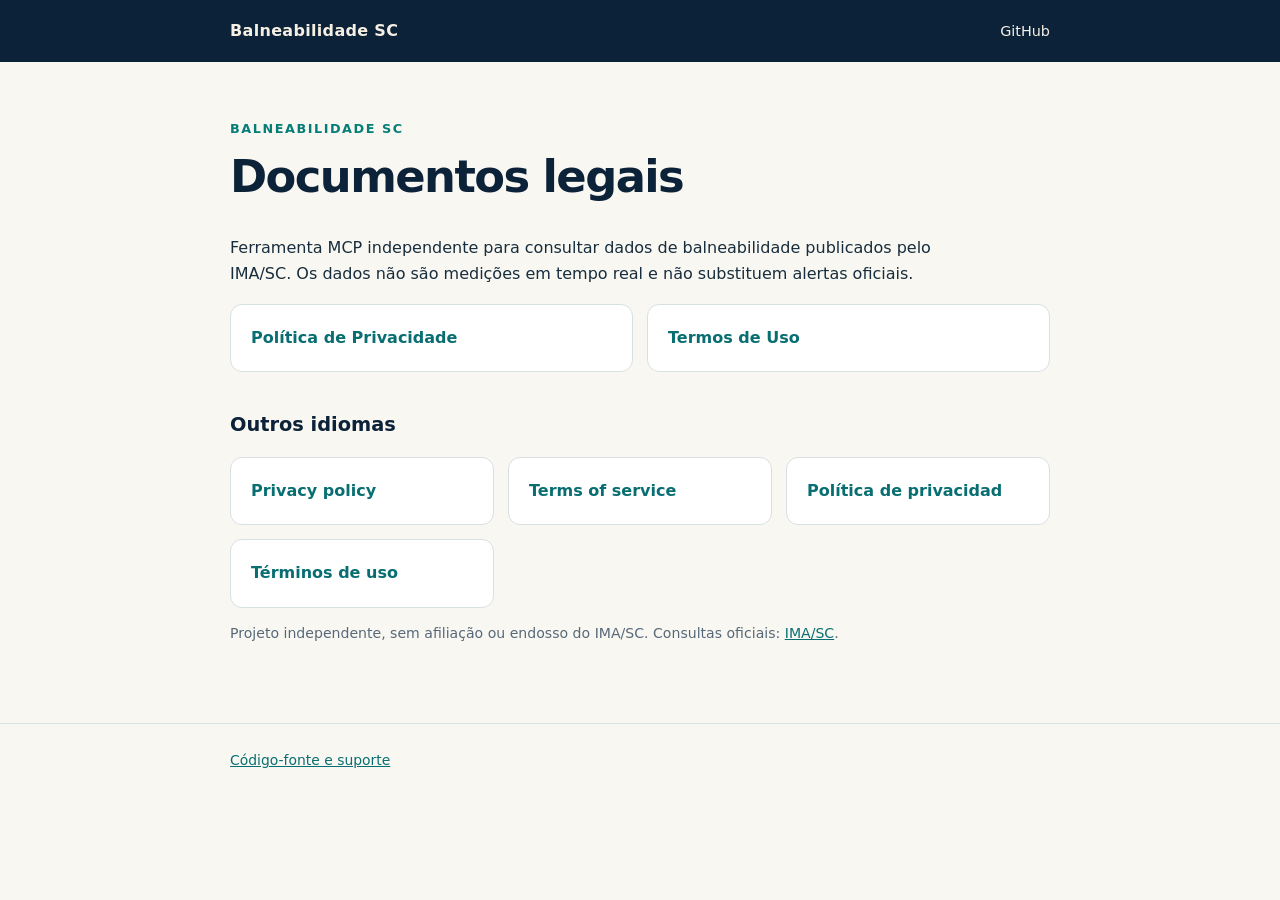
<file: site/index.html>
<!doctype html>
<html lang="pt-BR"><head><meta charset="utf-8"><meta name="viewport" content="width=device-width,initial-scale=1"><meta name="description" content="Balneabilidade SC, independent MCP for dated official IMA/SC bathing-water results."><title>Balneabilidade SC · Documentos legais</title><link rel="stylesheet" href="style.css"></head>
<body><header><div class="wrap"><a class="brand" href="/balneabilidade-sc-plugin/">Balneabilidade SC</a><nav><a href="https://github.com/LucioB16/balneabilidade-sc-plugin">GitHub</a></nav></div></header>
<main class="wrap"><div class="eyebrow">Balneabilidade SC</div><h1>Documentos legais</h1>
<p>Ferramenta MCP independente para consultar dados de balneabilidade publicados pelo IMA/SC. Os dados não são medições em tempo real e não substituem alertas oficiais.</p><div class="cards"><a href="/balneabilidade-sc-plugin/privacy/">Política de Privacidade</a><a href="/balneabilidade-sc-plugin/terms/">Termos de Uso</a></div>
<h2>Outros idiomas</h2><div class="cards"><a href="/balneabilidade-sc-plugin/privacy/en/">Privacy policy</a><a href="/balneabilidade-sc-plugin/terms/en/">Terms of service</a><a href="/balneabilidade-sc-plugin/privacy/es/">Política de privacidad</a><a href="/balneabilidade-sc-plugin/terms/es/">Términos de uso</a></div>
<p class="meta">Projeto independente, sem afiliação ou endosso do IMA/SC. Consultas oficiais: <a href="https://balneabilidade.ima.sc.gov.br/">IMA/SC</a>.</p>
</main><footer class="foot"><div class="wrap"><a href="https://github.com/LucioB16/balneabilidade-sc-plugin">Código-fonte e suporte</a></div></footer></body></html>
</file>
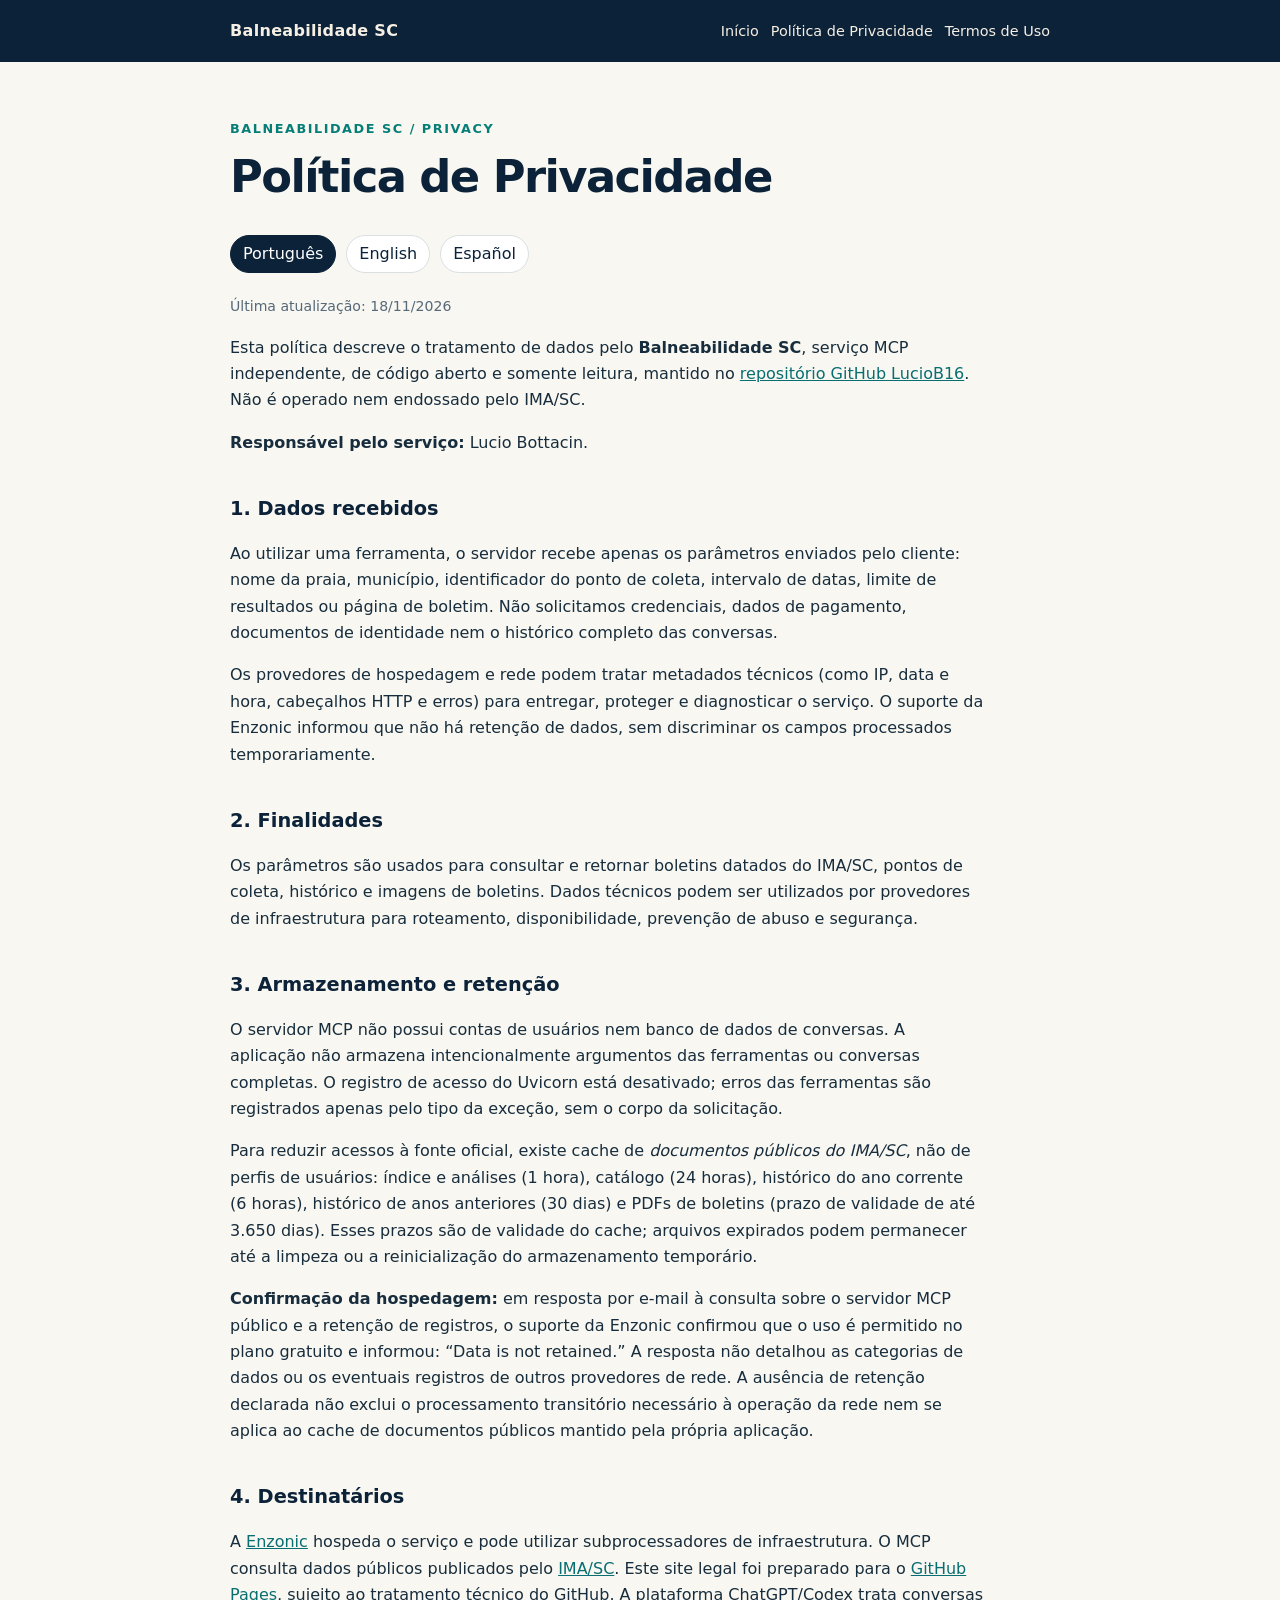
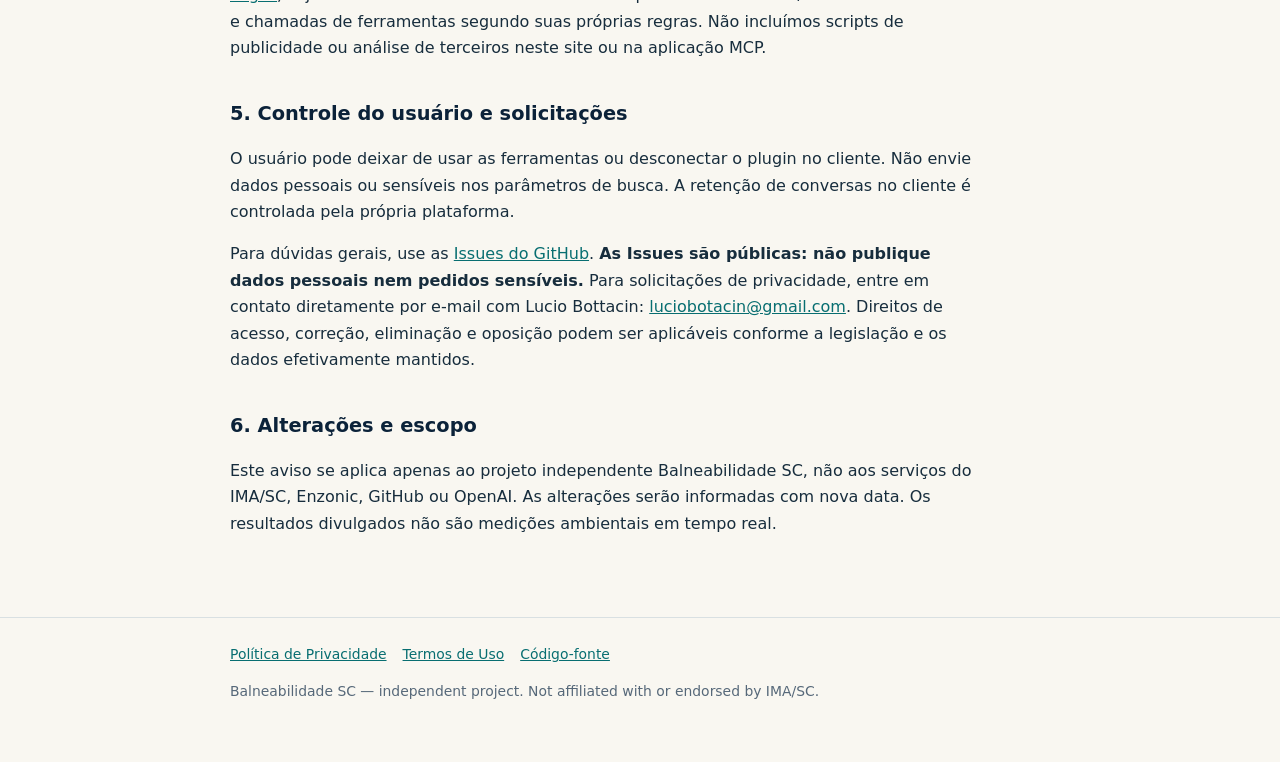
<file: site/privacy/index.html>
<!doctype html>
<html lang="pt-BR">
<head>
<meta charset="utf-8">
<meta name="viewport" content="width=device-width,initial-scale=1">
<meta name="description" content="Política de Privacidade — Balneabilidade SC, independent IMA/SC bathing-water information tool.">
<title>Política de Privacidade · Balneabilidade SC</title>
<link rel="stylesheet" href="../style.css">
<link rel="canonical" href="https://luciob16.github.io/balneabilidade-sc-plugin/privacy/">
<link rel="alternate" hreflang="pt-BR" href="https://luciob16.github.io/balneabilidade-sc-plugin/privacy/">
<link rel="alternate" hreflang="en" href="https://luciob16.github.io/balneabilidade-sc-plugin/privacy/en/">
<link rel="alternate" hreflang="es-AR" href="https://luciob16.github.io/balneabilidade-sc-plugin/privacy/es/">
</head>
<body>
<header><div class="wrap"><a class="brand" href="/balneabilidade-sc-plugin/">Balneabilidade SC</a><nav aria-label="Primary"><a href="/balneabilidade-sc-plugin/">Início</a><a href="/balneabilidade-sc-plugin/privacy/">Política de Privacidade</a><a href="/balneabilidade-sc-plugin/terms/">Termos de Uso</a></nav></div></header>
<main class="wrap">
<div class="eyebrow">Balneabilidade SC / Privacy</div>
<h1>Política de Privacidade</h1>
<div class="langs" aria-label="Languages"><a href="/balneabilidade-sc-plugin/privacy/" aria-current="page">Português</a><a href="/balneabilidade-sc-plugin/privacy/en/" >English</a><a href="/balneabilidade-sc-plugin/privacy/es/" >Español</a></div>
<p class="meta">Última atualização: 18/11/2026</p>
<p>Esta política descreve o tratamento de dados pelo <strong>Balneabilidade SC</strong>, serviço MCP independente, de código aberto e somente leitura, mantido no <a href="https://github.com/LucioB16/balneabilidade-sc-plugin">repositório GitHub LucioB16</a>. Não é operado nem endossado pelo IMA/SC.</p>
<p><strong>Responsável pelo serviço:</strong> Lucio Bottacin.</p>
<h2>1. Dados recebidos</h2>
<p>Ao utilizar uma ferramenta, o servidor recebe apenas os parâmetros enviados pelo cliente: nome da praia, município, identificador do ponto de coleta, intervalo de datas, limite de resultados ou página de boletim. Não solicitamos credenciais, dados de pagamento, documentos de identidade nem o histórico completo das conversas.</p>
<p>Os provedores de hospedagem e rede podem tratar metadados técnicos (como IP, data e hora, cabeçalhos HTTP e erros) para entregar, proteger e diagnosticar o serviço. O suporte da Enzonic informou que não há retenção de dados, sem discriminar os campos processados temporariamente.</p>
<h2>2. Finalidades</h2>
<p>Os parâmetros são usados para consultar e retornar boletins datados do IMA/SC, pontos de coleta, histórico e imagens de boletins. Dados técnicos podem ser utilizados por provedores de infraestrutura para roteamento, disponibilidade, prevenção de abuso e segurança.</p>
<h2>3. Armazenamento e retenção</h2>
<p>O servidor MCP não possui contas de usuários nem banco de dados de conversas. A aplicação não armazena intencionalmente argumentos das ferramentas ou conversas completas. O registro de acesso do Uvicorn está desativado; erros das ferramentas são registrados apenas pelo tipo da exceção, sem o corpo da solicitação.</p>
<p>Para reduzir acessos à fonte oficial, existe cache de <em>documentos públicos do IMA/SC</em>, não de perfis de usuários: índice e análises (1 hora), catálogo (24 horas), histórico do ano corrente (6 horas), histórico de anos anteriores (30 dias) e PDFs de boletins (prazo de validade de até 3.650 dias). Esses prazos são de validade do cache; arquivos expirados podem permanecer até a limpeza ou a reinicialização do armazenamento temporário.</p>
<p><strong>Confirmação da hospedagem:</strong> em resposta por e-mail à consulta sobre o servidor MCP público e a retenção de registros, o suporte da Enzonic confirmou que o uso é permitido no plano gratuito e informou: “Data is not retained.” A resposta não detalhou as categorias de dados ou os eventuais registros de outros provedores de rede. A ausência de retenção declarada não exclui o processamento transitório necessário à operação da rede nem se aplica ao cache de documentos públicos mantido pela própria aplicação.</p>
<h2>4. Destinatários</h2>
<p>A <a href="https://enzonic.com/legal/privacy">Enzonic</a> hospeda o serviço e pode utilizar subprocessadores de infraestrutura. O MCP consulta dados públicos publicados pelo <a href="https://balneabilidade.ima.sc.gov.br/">IMA/SC</a>. Este site legal foi preparado para o <a href="https://docs.github.com/en/site-policy/privacy-policies/github-general-privacy-statement">GitHub Pages</a>, sujeito ao tratamento técnico do GitHub. A plataforma ChatGPT/Codex trata conversas e chamadas de ferramentas segundo suas próprias regras. Não incluímos scripts de publicidade ou análise de terceiros neste site ou na aplicação MCP.</p>
<h2>5. Controle do usuário e solicitações</h2>
<p>O usuário pode deixar de usar as ferramentas ou desconectar o plugin no cliente. Não envie dados pessoais ou sensíveis nos parâmetros de busca. A retenção de conversas no cliente é controlada pela própria plataforma.</p>
<p>Para dúvidas gerais, use as <a href="https://github.com/LucioB16/balneabilidade-sc-plugin/issues">Issues do GitHub</a>. <strong>As Issues são públicas: não publique dados pessoais nem pedidos sensíveis.</strong> Para solicitações de privacidade, entre em contato diretamente por e-mail com Lucio Bottacin: <a href="mailto:luciobotacin@gmail.com">luciobotacin@gmail.com</a>. Direitos de acesso, correção, eliminação e oposição podem ser aplicáveis conforme a legislação e os dados efetivamente mantidos.</p>
<h2>6. Alterações e escopo</h2>
<p>Este aviso se aplica apenas ao projeto independente Balneabilidade SC, não aos serviços do IMA/SC, Enzonic, GitHub ou OpenAI. As alterações serão informadas com nova data. Os resultados divulgados não são medições ambientais em tempo real.</p>
</main>
<footer class="foot"><div class="wrap"><a href="/balneabilidade-sc-plugin/privacy/">Política de Privacidade</a><a href="/balneabilidade-sc-plugin/terms/">Termos de Uso</a><a href="https://github.com/LucioB16/balneabilidade-sc-plugin">Código-fonte</a><p>Balneabilidade SC — independent project. Not affiliated with or endorsed by IMA/SC.</p></div></footer>
</body></html>
</file>
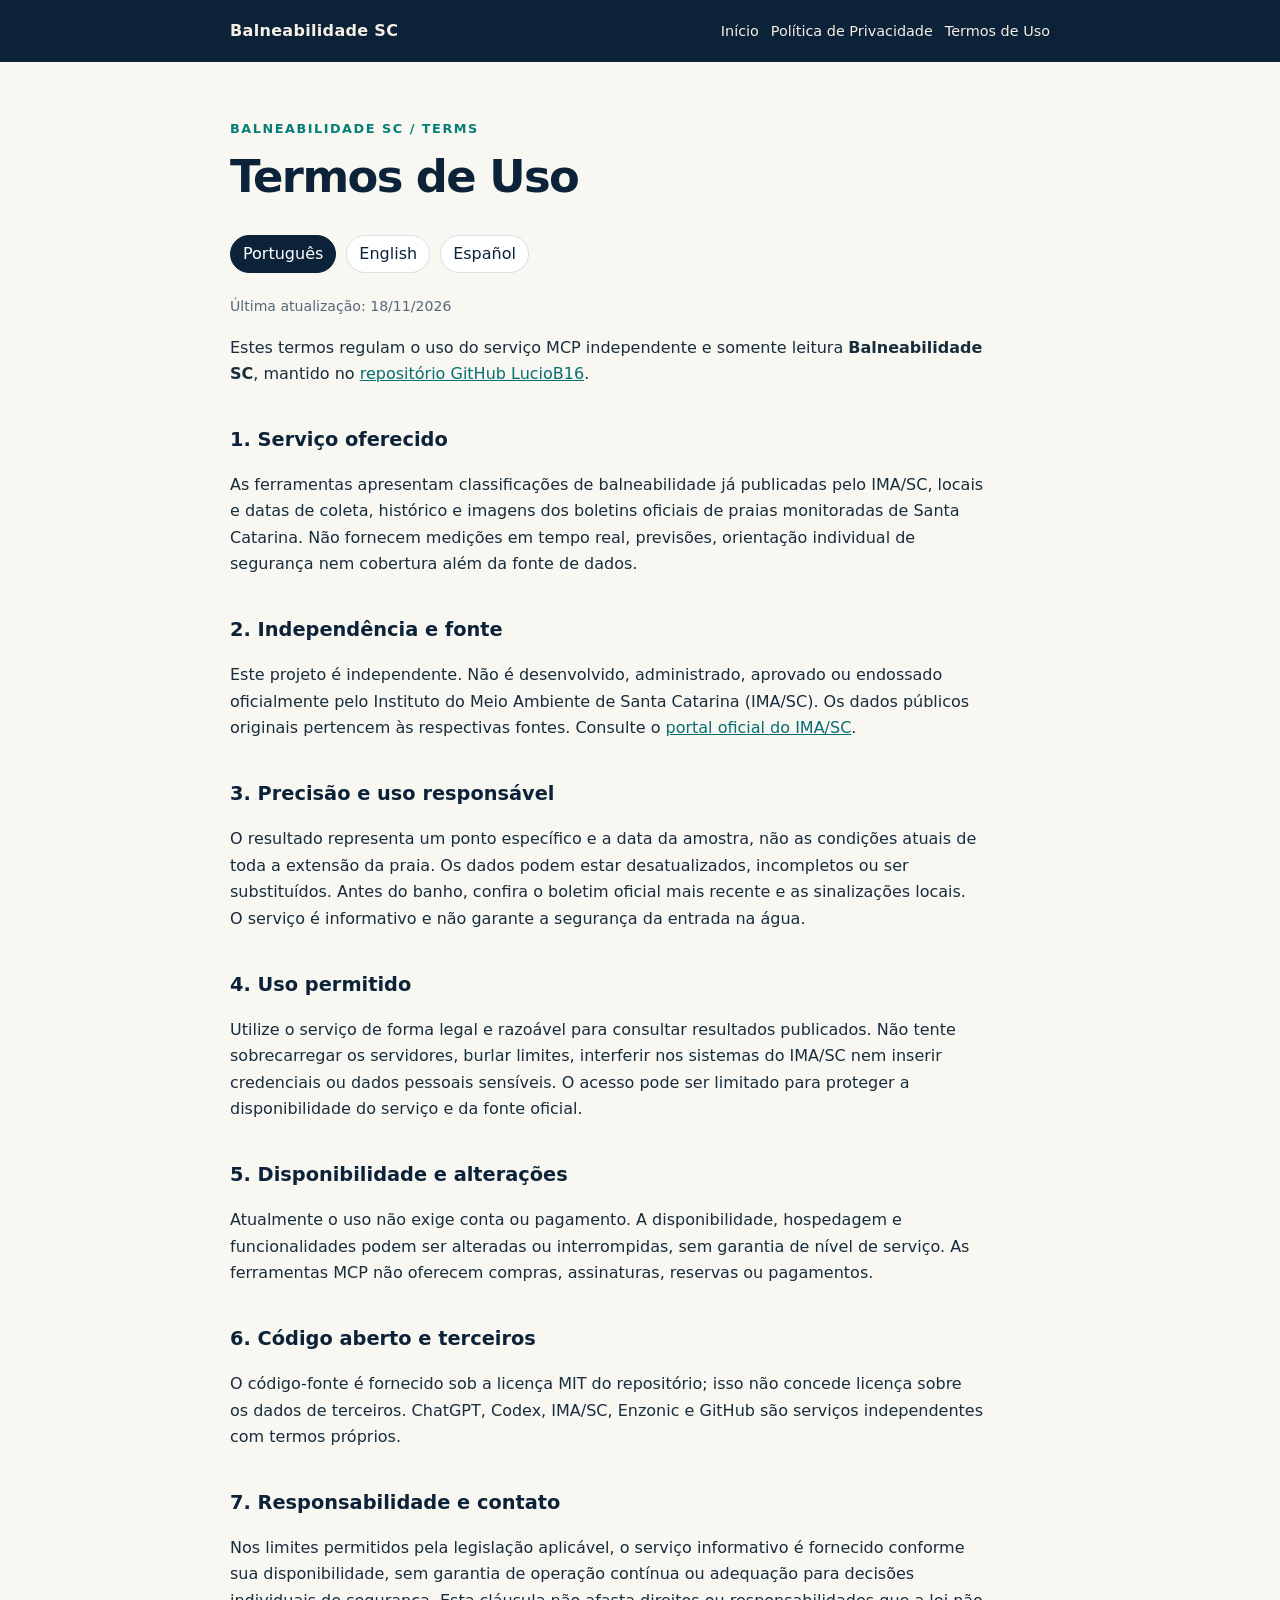
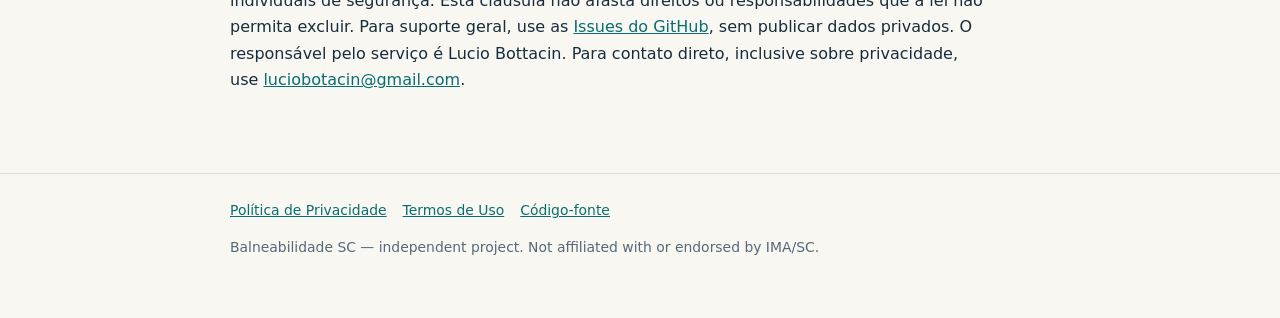
<file: site/terms/index.html>
<!doctype html>
<html lang="pt-BR">
<head>
<meta charset="utf-8">
<meta name="viewport" content="width=device-width,initial-scale=1">
<meta name="description" content="Termos de Uso — Balneabilidade SC, independent IMA/SC bathing-water information tool.">
<title>Termos de Uso · Balneabilidade SC</title>
<link rel="stylesheet" href="../style.css">
<link rel="canonical" href="https://luciob16.github.io/balneabilidade-sc-plugin/terms/">
<link rel="alternate" hreflang="pt-BR" href="https://luciob16.github.io/balneabilidade-sc-plugin/terms/">
<link rel="alternate" hreflang="en" href="https://luciob16.github.io/balneabilidade-sc-plugin/terms/en/">
<link rel="alternate" hreflang="es-AR" href="https://luciob16.github.io/balneabilidade-sc-plugin/terms/es/">
</head>
<body>
<header><div class="wrap"><a class="brand" href="/balneabilidade-sc-plugin/">Balneabilidade SC</a><nav aria-label="Primary"><a href="/balneabilidade-sc-plugin/">Início</a><a href="/balneabilidade-sc-plugin/privacy/">Política de Privacidade</a><a href="/balneabilidade-sc-plugin/terms/">Termos de Uso</a></nav></div></header>
<main class="wrap">
<div class="eyebrow">Balneabilidade SC / Terms</div>
<h1>Termos de Uso</h1>
<div class="langs" aria-label="Languages"><a href="/balneabilidade-sc-plugin/terms/" aria-current="page">Português</a><a href="/balneabilidade-sc-plugin/terms/en/" >English</a><a href="/balneabilidade-sc-plugin/terms/es/" >Español</a></div>
<p class="meta">Última atualização: 18/11/2026</p>
<p>Estes termos regulam o uso do serviço MCP independente e somente leitura <strong>Balneabilidade SC</strong>, mantido no <a href="https://github.com/LucioB16/balneabilidade-sc-plugin">repositório GitHub LucioB16</a>.</p>
<h2>1. Serviço oferecido</h2>
<p>As ferramentas apresentam classificações de balneabilidade já publicadas pelo IMA/SC, locais e datas de coleta, histórico e imagens dos boletins oficiais de praias monitoradas de Santa Catarina. Não fornecem medições em tempo real, previsões, orientação individual de segurança nem cobertura além da fonte de dados.</p>
<h2>2. Independência e fonte</h2>
<p>Este projeto é independente. Não é desenvolvido, administrado, aprovado ou endossado oficialmente pelo Instituto do Meio Ambiente de Santa Catarina (IMA/SC). Os dados públicos originais pertencem às respectivas fontes. Consulte o <a href="https://balneabilidade.ima.sc.gov.br/">portal oficial do IMA/SC</a>.</p>
<h2>3. Precisão e uso responsável</h2>
<p>O resultado representa um ponto específico e a data da amostra, não as condições atuais de toda a extensão da praia. Os dados podem estar desatualizados, incompletos ou ser substituídos. Antes do banho, confira o boletim oficial mais recente e as sinalizações locais. O serviço é informativo e não garante a segurança da entrada na água.</p>
<h2>4. Uso permitido</h2>
<p>Utilize o serviço de forma legal e razoável para consultar resultados publicados. Não tente sobrecarregar os servidores, burlar limites, interferir nos sistemas do IMA/SC nem inserir credenciais ou dados pessoais sensíveis. O acesso pode ser limitado para proteger a disponibilidade do serviço e da fonte oficial.</p>
<h2>5. Disponibilidade e alterações</h2>
<p>Atualmente o uso não exige conta ou pagamento. A disponibilidade, hospedagem e funcionalidades podem ser alteradas ou interrompidas, sem garantia de nível de serviço. As ferramentas MCP não oferecem compras, assinaturas, reservas ou pagamentos.</p>
<h2>6. Código aberto e terceiros</h2>
<p>O código-fonte é fornecido sob a licença MIT do repositório; isso não concede licença sobre os dados de terceiros. ChatGPT, Codex, IMA/SC, Enzonic e GitHub são serviços independentes com termos próprios.</p>
<h2>7. Responsabilidade e contato</h2>
<p>Nos limites permitidos pela legislação aplicável, o serviço informativo é fornecido conforme sua disponibilidade, sem garantia de operação contínua ou adequação para decisões individuais de segurança. Esta cláusula não afasta direitos ou responsabilidades que a lei não permita excluir. Para suporte geral, use as <a href="https://github.com/LucioB16/balneabilidade-sc-plugin/issues">Issues do GitHub</a>, sem publicar dados privados. O responsável pelo serviço é Lucio Bottacin. Para contato direto, inclusive sobre privacidade, use <a href="mailto:luciobotacin@gmail.com">luciobotacin@gmail.com</a>.</p>
</main>
<footer class="foot"><div class="wrap"><a href="/balneabilidade-sc-plugin/privacy/">Política de Privacidade</a><a href="/balneabilidade-sc-plugin/terms/">Termos de Uso</a><a href="https://github.com/LucioB16/balneabilidade-sc-plugin">Código-fonte</a><p>Balneabilidade SC — independent project. Not affiliated with or endorsed by IMA/SC.</p></div></footer>
</body></html>
</file>
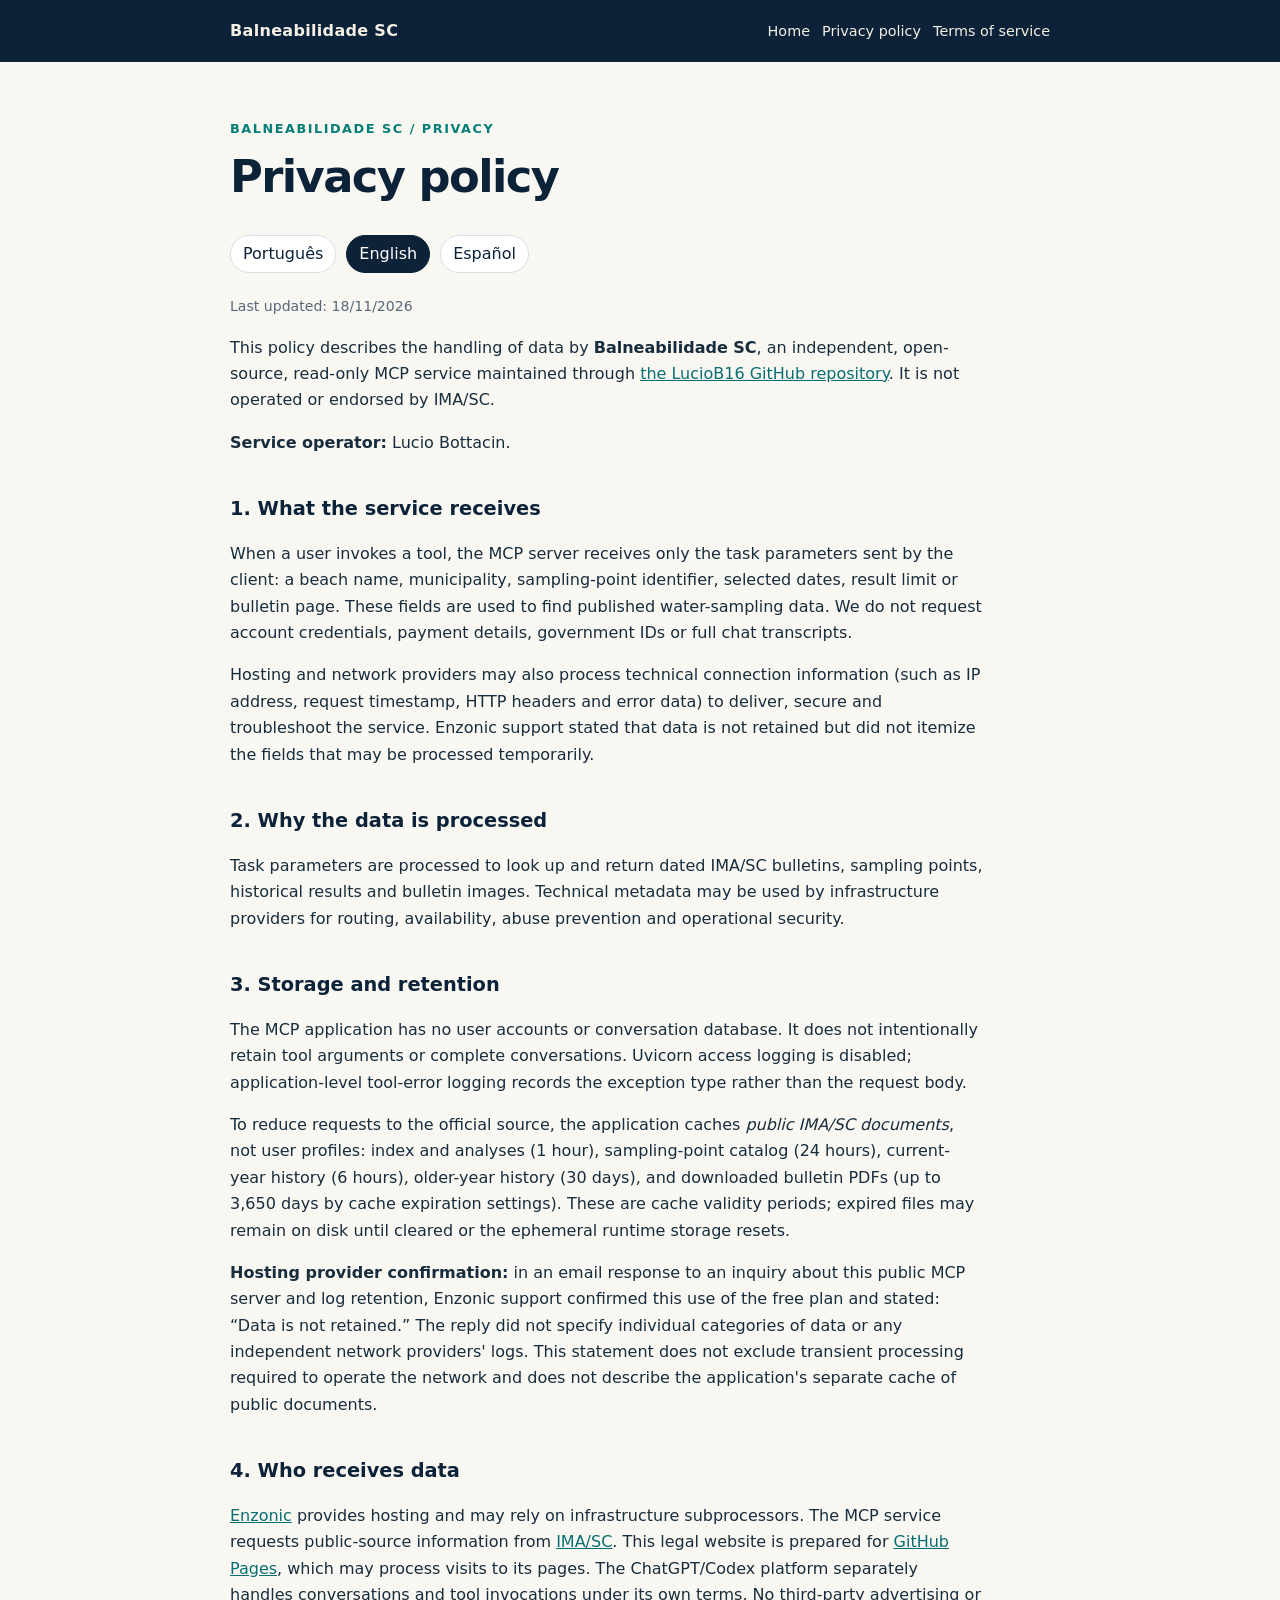
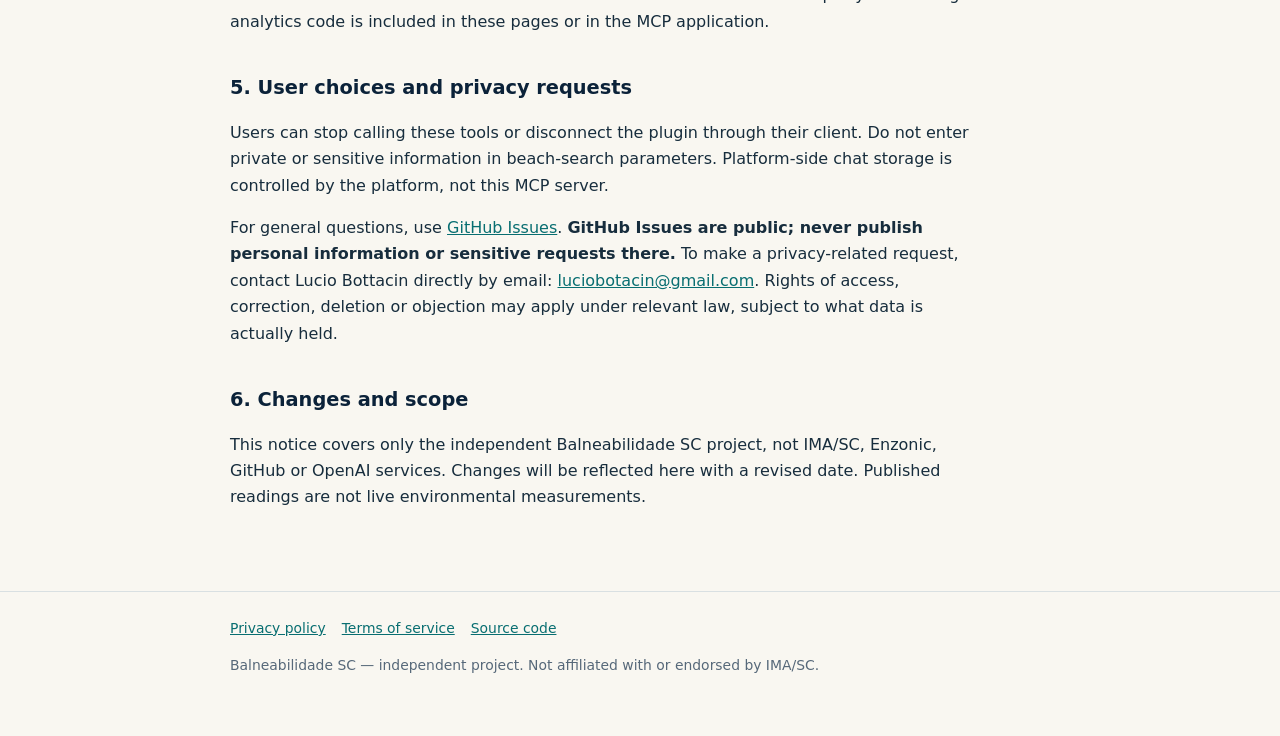
<file: site/privacy/en/index.html>
<!doctype html>
<html lang="en">
<head>
<meta charset="utf-8">
<meta name="viewport" content="width=device-width,initial-scale=1">
<meta name="description" content="Privacy policy — Balneabilidade SC, independent IMA/SC bathing-water information tool.">
<title>Privacy policy · Balneabilidade SC</title>
<link rel="stylesheet" href="../../style.css">
<link rel="canonical" href="https://luciob16.github.io/balneabilidade-sc-plugin/privacy/en/">
<link rel="alternate" hreflang="pt-BR" href="https://luciob16.github.io/balneabilidade-sc-plugin/privacy/">
<link rel="alternate" hreflang="en" href="https://luciob16.github.io/balneabilidade-sc-plugin/privacy/en/">
<link rel="alternate" hreflang="es-AR" href="https://luciob16.github.io/balneabilidade-sc-plugin/privacy/es/">
</head>
<body>
<header><div class="wrap"><a class="brand" href="/balneabilidade-sc-plugin/">Balneabilidade SC</a><nav aria-label="Primary"><a href="/balneabilidade-sc-plugin/">Home</a><a href="/balneabilidade-sc-plugin/privacy/en/">Privacy policy</a><a href="/balneabilidade-sc-plugin/terms/en/">Terms of service</a></nav></div></header>
<main class="wrap">
<div class="eyebrow">Balneabilidade SC / Privacy</div>
<h1>Privacy policy</h1>
<div class="langs" aria-label="Languages"><a href="/balneabilidade-sc-plugin/privacy/" >Português</a><a href="/balneabilidade-sc-plugin/privacy/en/" aria-current="page">English</a><a href="/balneabilidade-sc-plugin/privacy/es/" >Español</a></div>
<p class="meta">Last updated: 18/11/2026</p>
<p>This policy describes the handling of data by <strong>Balneabilidade SC</strong>, an independent, open-source, read-only MCP service maintained through <a href="https://github.com/LucioB16/balneabilidade-sc-plugin">the LucioB16 GitHub repository</a>. It is not operated or endorsed by IMA/SC.</p>
<p><strong>Service operator:</strong> Lucio Bottacin.</p>
<h2>1. What the service receives</h2>
<p>When a user invokes a tool, the MCP server receives only the task parameters sent by the client: a beach name, municipality, sampling-point identifier, selected dates, result limit or bulletin page. These fields are used to find published water-sampling data. We do not request account credentials, payment details, government IDs or full chat transcripts.</p>
<p>Hosting and network providers may also process technical connection information (such as IP address, request timestamp, HTTP headers and error data) to deliver, secure and troubleshoot the service. Enzonic support stated that data is not retained but did not itemize the fields that may be processed temporarily.</p>
<h2>2. Why the data is processed</h2>
<p>Task parameters are processed to look up and return dated IMA/SC bulletins, sampling points, historical results and bulletin images. Technical metadata may be used by infrastructure providers for routing, availability, abuse prevention and operational security.</p>
<h2>3. Storage and retention</h2>
<p>The MCP application has no user accounts or conversation database. It does not intentionally retain tool arguments or complete conversations. Uvicorn access logging is disabled; application-level tool-error logging records the exception type rather than the request body.</p>
<p>To reduce requests to the official source, the application caches <em>public IMA/SC documents</em>, not user profiles: index and analyses (1 hour), sampling-point catalog (24 hours), current-year history (6 hours), older-year history (30 days), and downloaded bulletin PDFs (up to 3,650 days by cache expiration settings). These are cache validity periods; expired files may remain on disk until cleared or the ephemeral runtime storage resets.</p>
<p><strong>Hosting provider confirmation:</strong> in an email response to an inquiry about this public MCP server and log retention, Enzonic support confirmed this use of the free plan and stated: “Data is not retained.” The reply did not specify individual categories of data or any independent network providers' logs. This statement does not exclude transient processing required to operate the network and does not describe the application's separate cache of public documents.</p>
<h2>4. Who receives data</h2>
<p><a href="https://enzonic.com/legal/privacy">Enzonic</a> provides hosting and may rely on infrastructure subprocessors. The MCP service requests public-source information from <a href="https://balneabilidade.ima.sc.gov.br/">IMA/SC</a>. This legal website is prepared for <a href="https://docs.github.com/en/site-policy/privacy-policies/github-general-privacy-statement">GitHub Pages</a>, which may process visits to its pages. The ChatGPT/Codex platform separately handles conversations and tool invocations under its own terms. No third-party advertising or analytics code is included in these pages or in the MCP application.</p>
<h2>5. User choices and privacy requests</h2>
<p>Users can stop calling these tools or disconnect the plugin through their client. Do not enter private or sensitive information in beach-search parameters. Platform-side chat storage is controlled by the platform, not this MCP server.</p>
<p>For general questions, use <a href="https://github.com/LucioB16/balneabilidade-sc-plugin/issues">GitHub Issues</a>. <strong>GitHub Issues are public; never publish personal information or sensitive requests there.</strong> To make a privacy-related request, contact Lucio Bottacin directly by email: <a href="mailto:luciobotacin@gmail.com">luciobotacin@gmail.com</a>. Rights of access, correction, deletion or objection may apply under relevant law, subject to what data is actually held.</p>
<h2>6. Changes and scope</h2>
<p>This notice covers only the independent Balneabilidade SC project, not IMA/SC, Enzonic, GitHub or OpenAI services. Changes will be reflected here with a revised date. Published readings are not live environmental measurements.</p>
</main>
<footer class="foot"><div class="wrap"><a href="/balneabilidade-sc-plugin/privacy/en/">Privacy policy</a><a href="/balneabilidade-sc-plugin/terms/en/">Terms of service</a><a href="https://github.com/LucioB16/balneabilidade-sc-plugin">Source code</a><p>Balneabilidade SC — independent project. Not affiliated with or endorsed by IMA/SC.</p></div></footer>
</body></html>
</file>
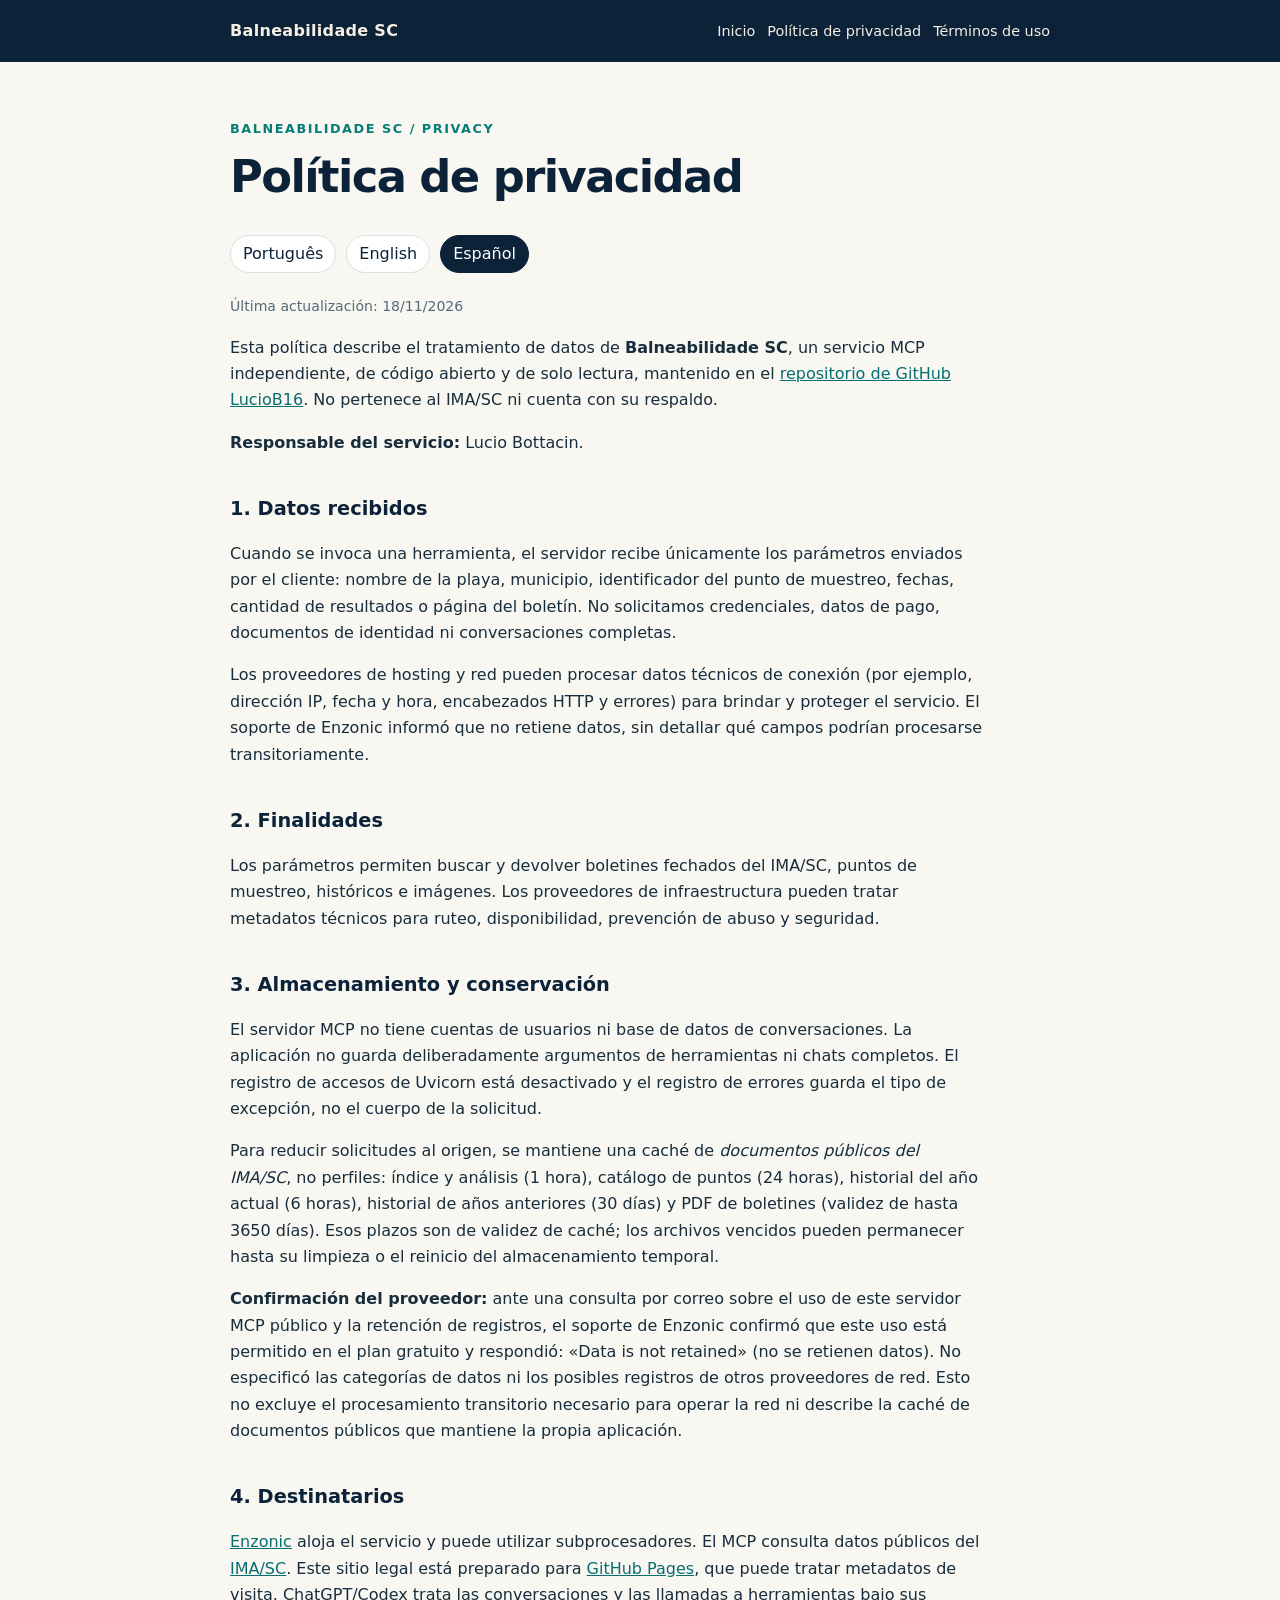
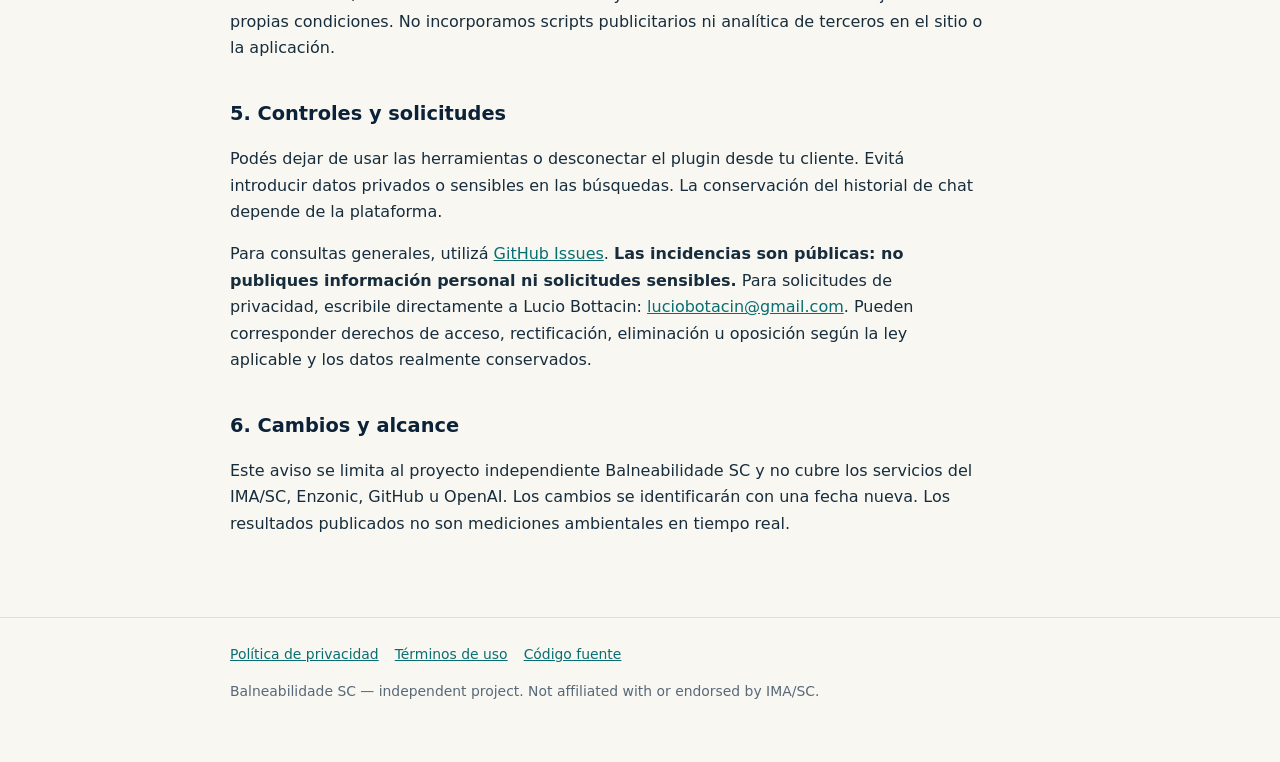
<file: site/privacy/es/index.html>
<!doctype html>
<html lang="es-AR">
<head>
<meta charset="utf-8">
<meta name="viewport" content="width=device-width,initial-scale=1">
<meta name="description" content="Política de privacidad — Balneabilidade SC, independent IMA/SC bathing-water information tool.">
<title>Política de privacidad · Balneabilidade SC</title>
<link rel="stylesheet" href="../../style.css">
<link rel="canonical" href="https://luciob16.github.io/balneabilidade-sc-plugin/privacy/es/">
<link rel="alternate" hreflang="pt-BR" href="https://luciob16.github.io/balneabilidade-sc-plugin/privacy/">
<link rel="alternate" hreflang="en" href="https://luciob16.github.io/balneabilidade-sc-plugin/privacy/en/">
<link rel="alternate" hreflang="es-AR" href="https://luciob16.github.io/balneabilidade-sc-plugin/privacy/es/">
</head>
<body>
<header><div class="wrap"><a class="brand" href="/balneabilidade-sc-plugin/">Balneabilidade SC</a><nav aria-label="Primary"><a href="/balneabilidade-sc-plugin/">Inicio</a><a href="/balneabilidade-sc-plugin/privacy/es/">Política de privacidad</a><a href="/balneabilidade-sc-plugin/terms/es/">Términos de uso</a></nav></div></header>
<main class="wrap">
<div class="eyebrow">Balneabilidade SC / Privacy</div>
<h1>Política de privacidad</h1>
<div class="langs" aria-label="Languages"><a href="/balneabilidade-sc-plugin/privacy/" >Português</a><a href="/balneabilidade-sc-plugin/privacy/en/" >English</a><a href="/balneabilidade-sc-plugin/privacy/es/" aria-current="page">Español</a></div>
<p class="meta">Última actualización: 18/11/2026</p>
<p>Esta política describe el tratamiento de datos de <strong>Balneabilidade SC</strong>, un servicio MCP independiente, de código abierto y de solo lectura, mantenido en el <a href="https://github.com/LucioB16/balneabilidade-sc-plugin">repositorio de GitHub LucioB16</a>. No pertenece al IMA/SC ni cuenta con su respaldo.</p>
<p><strong>Responsable del servicio:</strong> Lucio Bottacin.</p>
<h2>1. Datos recibidos</h2>
<p>Cuando se invoca una herramienta, el servidor recibe únicamente los parámetros enviados por el cliente: nombre de la playa, municipio, identificador del punto de muestreo, fechas, cantidad de resultados o página del boletín. No solicitamos credenciales, datos de pago, documentos de identidad ni conversaciones completas.</p>
<p>Los proveedores de hosting y red pueden procesar datos técnicos de conexión (por ejemplo, dirección IP, fecha y hora, encabezados HTTP y errores) para brindar y proteger el servicio. El soporte de Enzonic informó que no retiene datos, sin detallar qué campos podrían procesarse transitoriamente.</p>
<h2>2. Finalidades</h2>
<p>Los parámetros permiten buscar y devolver boletines fechados del IMA/SC, puntos de muestreo, históricos e imágenes. Los proveedores de infraestructura pueden tratar metadatos técnicos para ruteo, disponibilidad, prevención de abuso y seguridad.</p>
<h2>3. Almacenamiento y conservación</h2>
<p>El servidor MCP no tiene cuentas de usuarios ni base de datos de conversaciones. La aplicación no guarda deliberadamente argumentos de herramientas ni chats completos. El registro de accesos de Uvicorn está desactivado y el registro de errores guarda el tipo de excepción, no el cuerpo de la solicitud.</p>
<p>Para reducir solicitudes al origen, se mantiene una caché de <em>documentos públicos del IMA/SC</em>, no perfiles: índice y análisis (1 hora), catálogo de puntos (24 horas), historial del año actual (6 horas), historial de años anteriores (30 días) y PDF de boletines (validez de hasta 3650 días). Esos plazos son de validez de caché; los archivos vencidos pueden permanecer hasta su limpieza o el reinicio del almacenamiento temporal.</p>
<p><strong>Confirmación del proveedor:</strong> ante una consulta por correo sobre el uso de este servidor MCP público y la retención de registros, el soporte de Enzonic confirmó que este uso está permitido en el plan gratuito y respondió: «Data is not retained» (no se retienen datos). No especificó las categorías de datos ni los posibles registros de otros proveedores de red. Esto no excluye el procesamiento transitorio necesario para operar la red ni describe la caché de documentos públicos que mantiene la propia aplicación.</p>
<h2>4. Destinatarios</h2>
<p><a href="https://enzonic.com/legal/privacy">Enzonic</a> aloja el servicio y puede utilizar subprocesadores. El MCP consulta datos públicos del <a href="https://balneabilidade.ima.sc.gov.br/">IMA/SC</a>. Este sitio legal está preparado para <a href="https://docs.github.com/en/site-policy/privacy-policies/github-general-privacy-statement">GitHub Pages</a>, que puede tratar metadatos de visita. ChatGPT/Codex trata las conversaciones y las llamadas a herramientas bajo sus propias condiciones. No incorporamos scripts publicitarios ni analítica de terceros en el sitio o la aplicación.</p>
<h2>5. Controles y solicitudes</h2>
<p>Podés dejar de usar las herramientas o desconectar el plugin desde tu cliente. Evitá introducir datos privados o sensibles en las búsquedas. La conservación del historial de chat depende de la plataforma.</p>
<p>Para consultas generales, utilizá <a href="https://github.com/LucioB16/balneabilidade-sc-plugin/issues">GitHub Issues</a>. <strong>Las incidencias son públicas: no publiques información personal ni solicitudes sensibles.</strong> Para solicitudes de privacidad, escribile directamente a Lucio Bottacin: <a href="mailto:luciobotacin@gmail.com">luciobotacin@gmail.com</a>. Pueden corresponder derechos de acceso, rectificación, eliminación u oposición según la ley aplicable y los datos realmente conservados.</p>
<h2>6. Cambios y alcance</h2>
<p>Este aviso se limita al proyecto independiente Balneabilidade SC y no cubre los servicios del IMA/SC, Enzonic, GitHub u OpenAI. Los cambios se identificarán con una fecha nueva. Los resultados publicados no son mediciones ambientales en tiempo real.</p>
</main>
<footer class="foot"><div class="wrap"><a href="/balneabilidade-sc-plugin/privacy/es/">Política de privacidad</a><a href="/balneabilidade-sc-plugin/terms/es/">Términos de uso</a><a href="https://github.com/LucioB16/balneabilidade-sc-plugin">Código fuente</a><p>Balneabilidade SC — independent project. Not affiliated with or endorsed by IMA/SC.</p></div></footer>
</body></html>
</file>
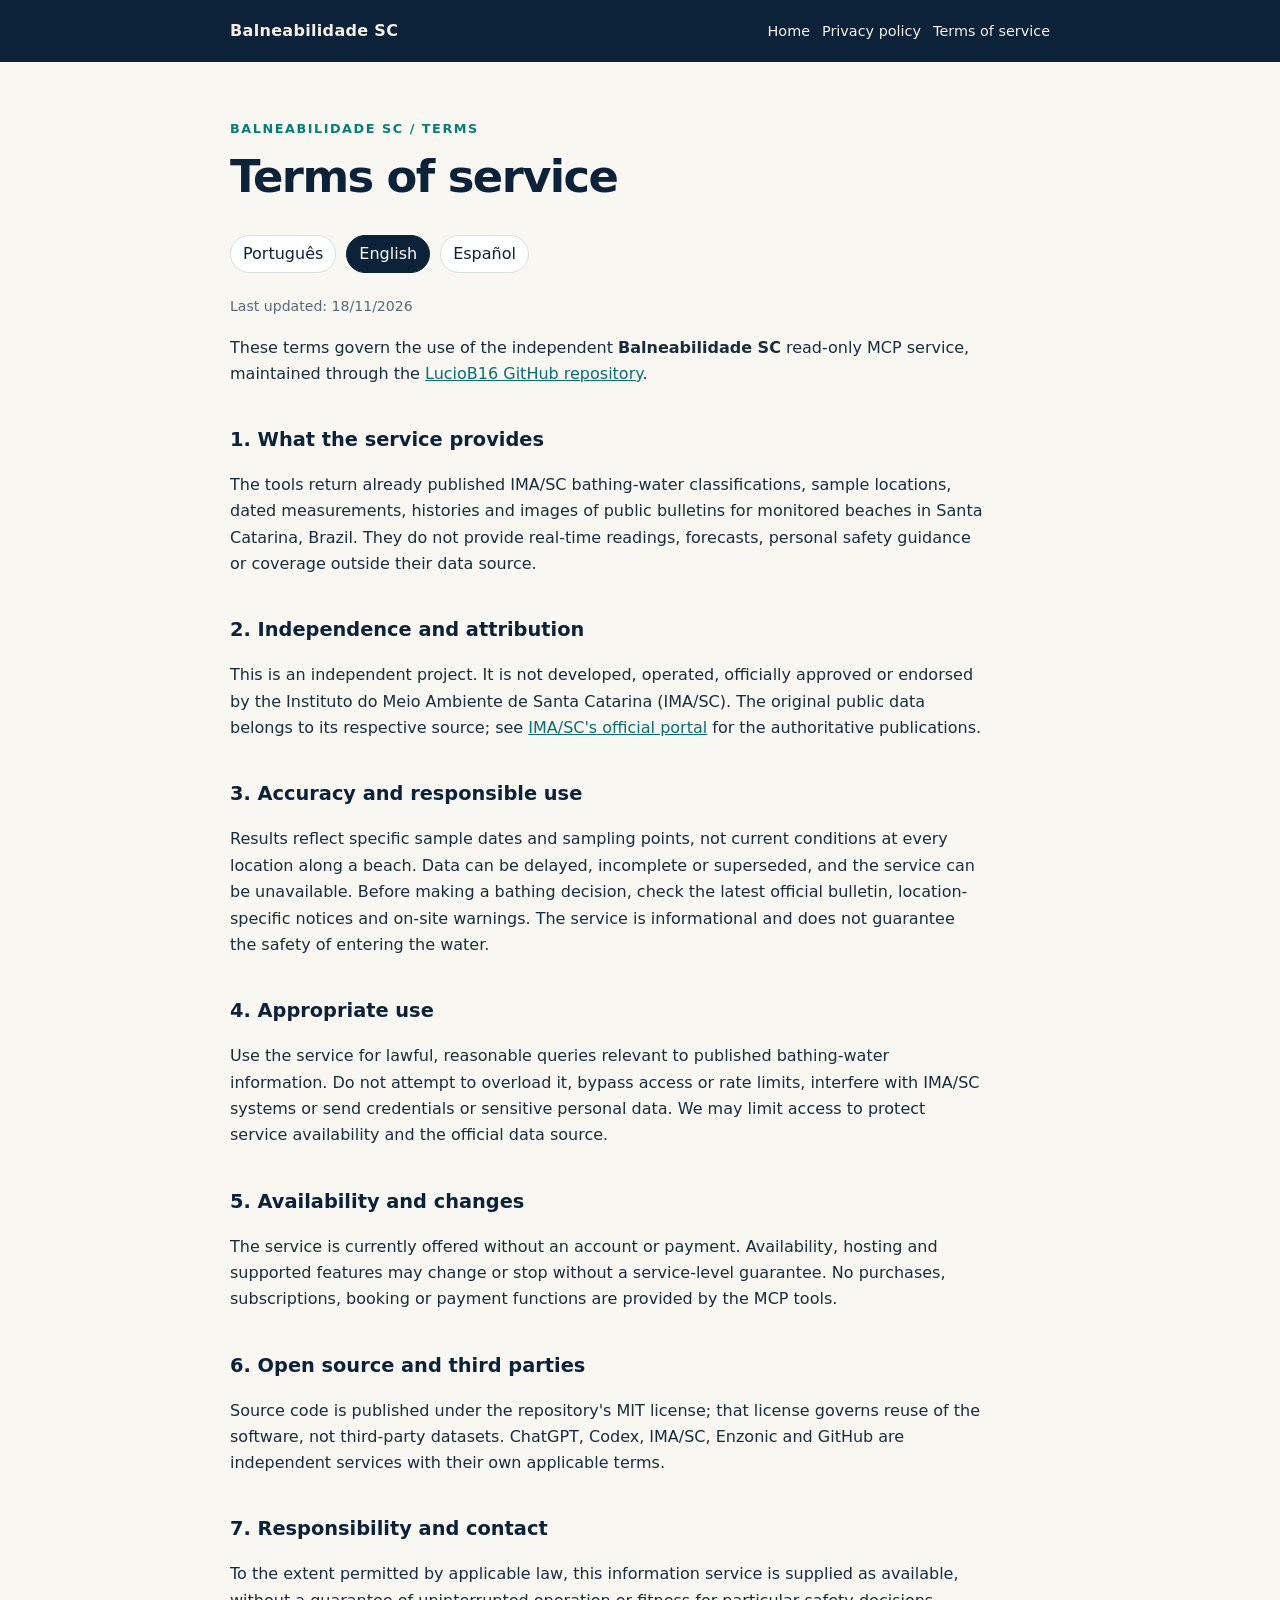
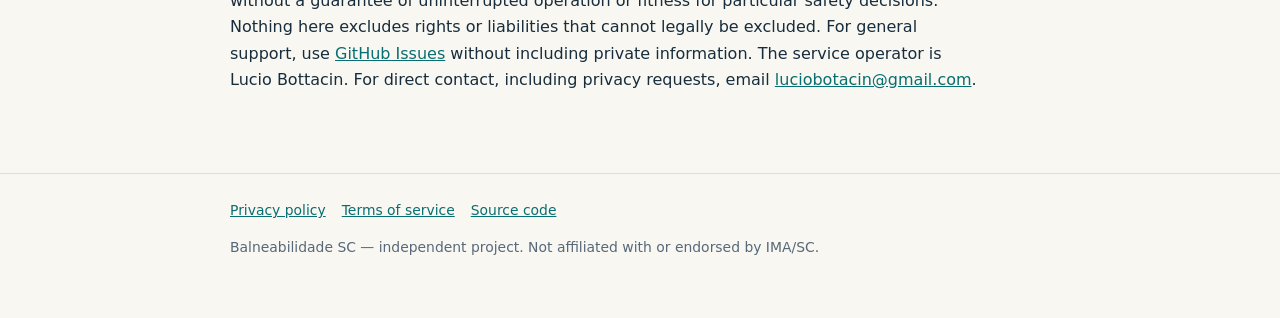
<file: site/terms/en/index.html>
<!doctype html>
<html lang="en">
<head>
<meta charset="utf-8">
<meta name="viewport" content="width=device-width,initial-scale=1">
<meta name="description" content="Terms of service — Balneabilidade SC, independent IMA/SC bathing-water information tool.">
<title>Terms of service · Balneabilidade SC</title>
<link rel="stylesheet" href="../../style.css">
<link rel="canonical" href="https://luciob16.github.io/balneabilidade-sc-plugin/terms/en/">
<link rel="alternate" hreflang="pt-BR" href="https://luciob16.github.io/balneabilidade-sc-plugin/terms/">
<link rel="alternate" hreflang="en" href="https://luciob16.github.io/balneabilidade-sc-plugin/terms/en/">
<link rel="alternate" hreflang="es-AR" href="https://luciob16.github.io/balneabilidade-sc-plugin/terms/es/">
</head>
<body>
<header><div class="wrap"><a class="brand" href="/balneabilidade-sc-plugin/">Balneabilidade SC</a><nav aria-label="Primary"><a href="/balneabilidade-sc-plugin/">Home</a><a href="/balneabilidade-sc-plugin/privacy/en/">Privacy policy</a><a href="/balneabilidade-sc-plugin/terms/en/">Terms of service</a></nav></div></header>
<main class="wrap">
<div class="eyebrow">Balneabilidade SC / Terms</div>
<h1>Terms of service</h1>
<div class="langs" aria-label="Languages"><a href="/balneabilidade-sc-plugin/terms/" >Português</a><a href="/balneabilidade-sc-plugin/terms/en/" aria-current="page">English</a><a href="/balneabilidade-sc-plugin/terms/es/" >Español</a></div>
<p class="meta">Last updated: 18/11/2026</p>
<p>These terms govern the use of the independent <strong>Balneabilidade SC</strong> read-only MCP service, maintained through the <a href="https://github.com/LucioB16/balneabilidade-sc-plugin">LucioB16 GitHub repository</a>.</p>
<h2>1. What the service provides</h2>
<p>The tools return already published IMA/SC bathing-water classifications, sample locations, dated measurements, histories and images of public bulletins for monitored beaches in Santa Catarina, Brazil. They do not provide real-time readings, forecasts, personal safety guidance or coverage outside their data source.</p>
<h2>2. Independence and attribution</h2>
<p>This is an independent project. It is not developed, operated, officially approved or endorsed by the Instituto do Meio Ambiente de Santa Catarina (IMA/SC). The original public data belongs to its respective source; see <a href="https://balneabilidade.ima.sc.gov.br/">IMA/SC's official portal</a> for the authoritative publications.</p>
<h2>3. Accuracy and responsible use</h2>
<p>Results reflect specific sample dates and sampling points, not current conditions at every location along a beach. Data can be delayed, incomplete or superseded, and the service can be unavailable. Before making a bathing decision, check the latest official bulletin, location-specific notices and on-site warnings. The service is informational and does not guarantee the safety of entering the water.</p>
<h2>4. Appropriate use</h2>
<p>Use the service for lawful, reasonable queries relevant to published bathing-water information. Do not attempt to overload it, bypass access or rate limits, interfere with IMA/SC systems or send credentials or sensitive personal data. We may limit access to protect service availability and the official data source.</p>
<h2>5. Availability and changes</h2>
<p>The service is currently offered without an account or payment. Availability, hosting and supported features may change or stop without a service-level guarantee. No purchases, subscriptions, booking or payment functions are provided by the MCP tools.</p>
<h2>6. Open source and third parties</h2>
<p>Source code is published under the repository's MIT license; that license governs reuse of the software, not third-party datasets. ChatGPT, Codex, IMA/SC, Enzonic and GitHub are independent services with their own applicable terms.</p>
<h2>7. Responsibility and contact</h2>
<p>To the extent permitted by applicable law, this information service is supplied as available, without a guarantee of uninterrupted operation or fitness for particular safety decisions. Nothing here excludes rights or liabilities that cannot legally be excluded. For general support, use <a href="https://github.com/LucioB16/balneabilidade-sc-plugin/issues">GitHub Issues</a> without including private information. The service operator is Lucio Bottacin. For direct contact, including privacy requests, email <a href="mailto:luciobotacin@gmail.com">luciobotacin@gmail.com</a>.</p>
</main>
<footer class="foot"><div class="wrap"><a href="/balneabilidade-sc-plugin/privacy/en/">Privacy policy</a><a href="/balneabilidade-sc-plugin/terms/en/">Terms of service</a><a href="https://github.com/LucioB16/balneabilidade-sc-plugin">Source code</a><p>Balneabilidade SC — independent project. Not affiliated with or endorsed by IMA/SC.</p></div></footer>
</body></html>
</file>
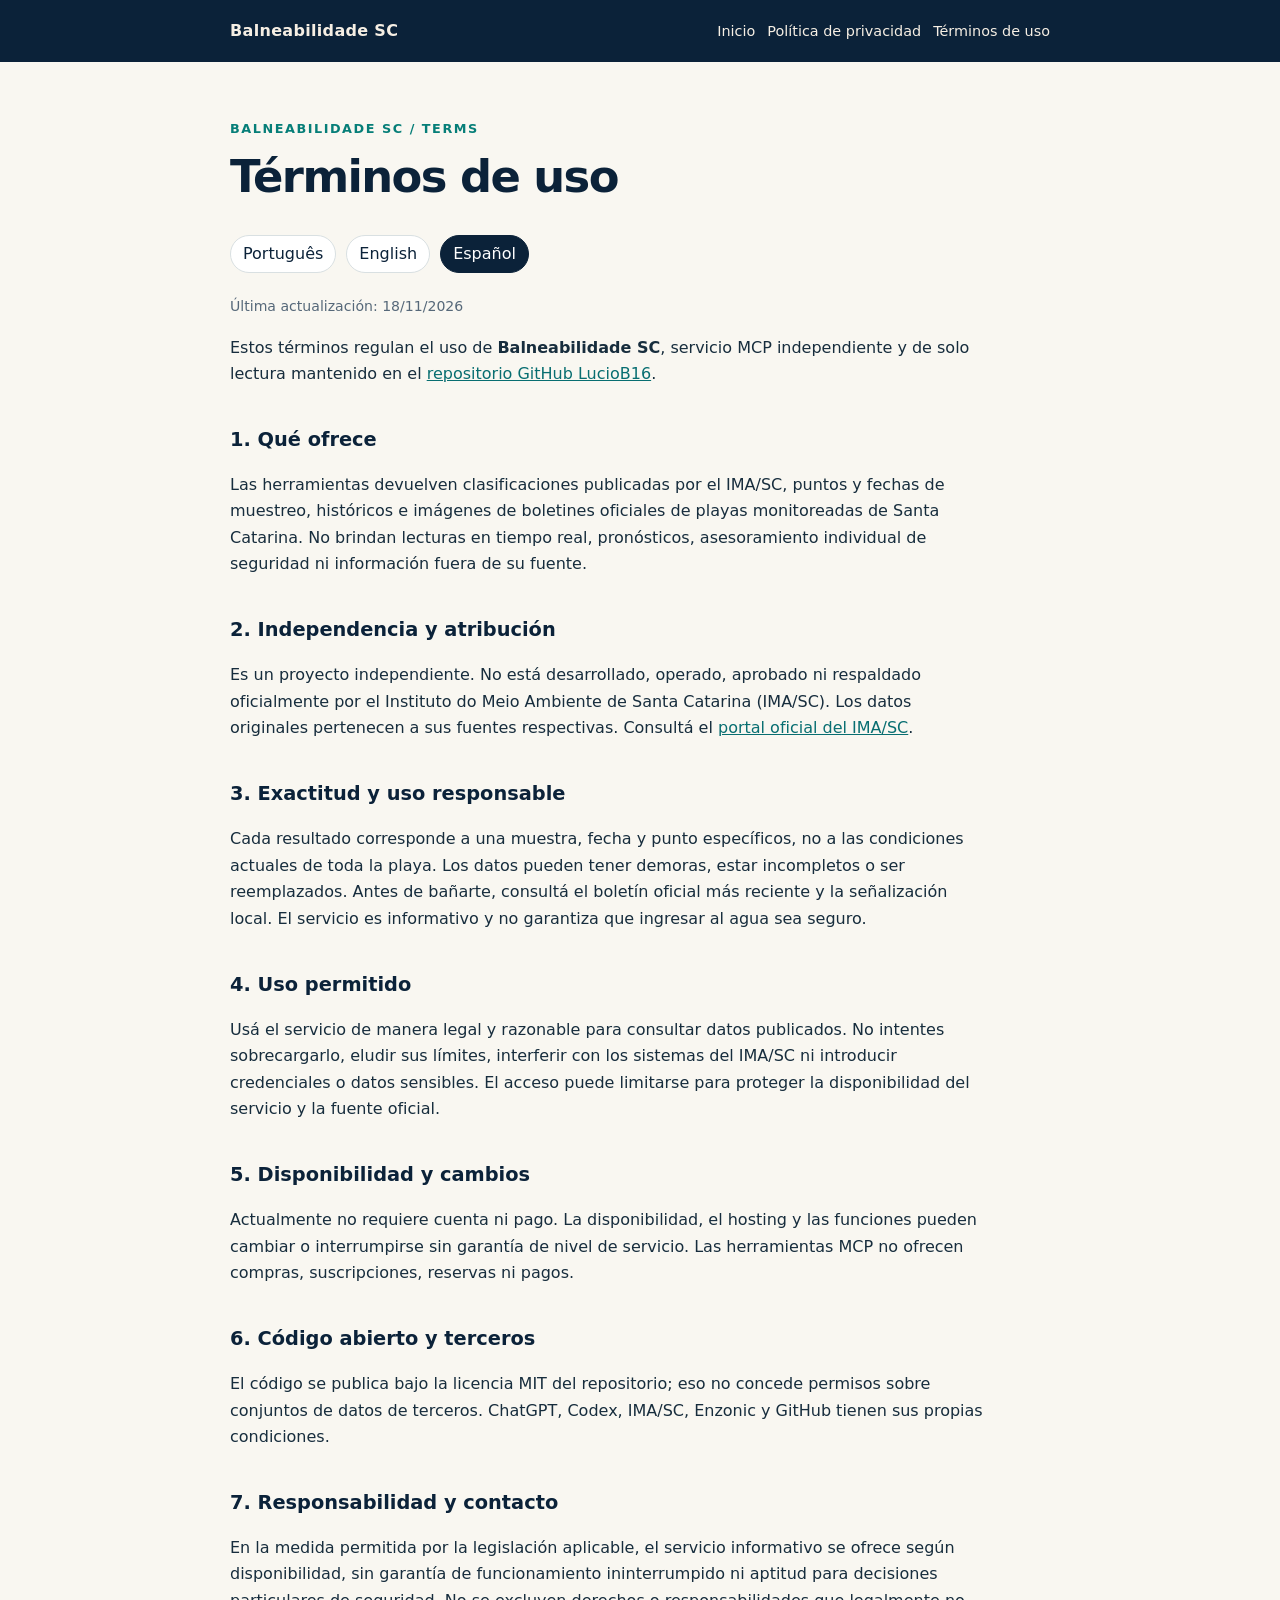
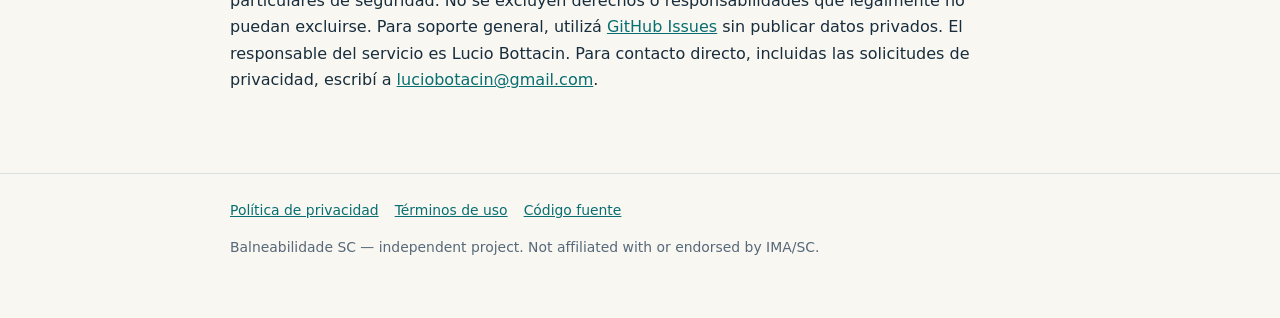
<file: site/terms/es/index.html>
<!doctype html>
<html lang="es-AR">
<head>
<meta charset="utf-8">
<meta name="viewport" content="width=device-width,initial-scale=1">
<meta name="description" content="Términos de uso — Balneabilidade SC, independent IMA/SC bathing-water information tool.">
<title>Términos de uso · Balneabilidade SC</title>
<link rel="stylesheet" href="../../style.css">
<link rel="canonical" href="https://luciob16.github.io/balneabilidade-sc-plugin/terms/es/">
<link rel="alternate" hreflang="pt-BR" href="https://luciob16.github.io/balneabilidade-sc-plugin/terms/">
<link rel="alternate" hreflang="en" href="https://luciob16.github.io/balneabilidade-sc-plugin/terms/en/">
<link rel="alternate" hreflang="es-AR" href="https://luciob16.github.io/balneabilidade-sc-plugin/terms/es/">
</head>
<body>
<header><div class="wrap"><a class="brand" href="/balneabilidade-sc-plugin/">Balneabilidade SC</a><nav aria-label="Primary"><a href="/balneabilidade-sc-plugin/">Inicio</a><a href="/balneabilidade-sc-plugin/privacy/es/">Política de privacidad</a><a href="/balneabilidade-sc-plugin/terms/es/">Términos de uso</a></nav></div></header>
<main class="wrap">
<div class="eyebrow">Balneabilidade SC / Terms</div>
<h1>Términos de uso</h1>
<div class="langs" aria-label="Languages"><a href="/balneabilidade-sc-plugin/terms/" >Português</a><a href="/balneabilidade-sc-plugin/terms/en/" >English</a><a href="/balneabilidade-sc-plugin/terms/es/" aria-current="page">Español</a></div>
<p class="meta">Última actualización: 18/11/2026</p>
<p>Estos términos regulan el uso de <strong>Balneabilidade SC</strong>, servicio MCP independiente y de solo lectura mantenido en el <a href="https://github.com/LucioB16/balneabilidade-sc-plugin">repositorio GitHub LucioB16</a>.</p>
<h2>1. Qué ofrece</h2>
<p>Las herramientas devuelven clasificaciones publicadas por el IMA/SC, puntos y fechas de muestreo, históricos e imágenes de boletines oficiales de playas monitoreadas de Santa Catarina. No brindan lecturas en tiempo real, pronósticos, asesoramiento individual de seguridad ni información fuera de su fuente.</p>
<h2>2. Independencia y atribución</h2>
<p>Es un proyecto independiente. No está desarrollado, operado, aprobado ni respaldado oficialmente por el Instituto do Meio Ambiente de Santa Catarina (IMA/SC). Los datos originales pertenecen a sus fuentes respectivas. Consultá el <a href="https://balneabilidade.ima.sc.gov.br/">portal oficial del IMA/SC</a>.</p>
<h2>3. Exactitud y uso responsable</h2>
<p>Cada resultado corresponde a una muestra, fecha y punto específicos, no a las condiciones actuales de toda la playa. Los datos pueden tener demoras, estar incompletos o ser reemplazados. Antes de bañarte, consultá el boletín oficial más reciente y la señalización local. El servicio es informativo y no garantiza que ingresar al agua sea seguro.</p>
<h2>4. Uso permitido</h2>
<p>Usá el servicio de manera legal y razonable para consultar datos publicados. No intentes sobrecargarlo, eludir sus límites, interferir con los sistemas del IMA/SC ni introducir credenciales o datos sensibles. El acceso puede limitarse para proteger la disponibilidad del servicio y la fuente oficial.</p>
<h2>5. Disponibilidad y cambios</h2>
<p>Actualmente no requiere cuenta ni pago. La disponibilidad, el hosting y las funciones pueden cambiar o interrumpirse sin garantía de nivel de servicio. Las herramientas MCP no ofrecen compras, suscripciones, reservas ni pagos.</p>
<h2>6. Código abierto y terceros</h2>
<p>El código se publica bajo la licencia MIT del repositorio; eso no concede permisos sobre conjuntos de datos de terceros. ChatGPT, Codex, IMA/SC, Enzonic y GitHub tienen sus propias condiciones.</p>
<h2>7. Responsabilidad y contacto</h2>
<p>En la medida permitida por la legislación aplicable, el servicio informativo se ofrece según disponibilidad, sin garantía de funcionamiento ininterrumpido ni aptitud para decisiones particulares de seguridad. No se excluyen derechos o responsabilidades que legalmente no puedan excluirse. Para soporte general, utilizá <a href="https://github.com/LucioB16/balneabilidade-sc-plugin/issues">GitHub Issues</a> sin publicar datos privados. El responsable del servicio es Lucio Bottacin. Para contacto directo, incluidas las solicitudes de privacidad, escribí a <a href="mailto:luciobotacin@gmail.com">luciobotacin@gmail.com</a>.</p>
</main>
<footer class="foot"><div class="wrap"><a href="/balneabilidade-sc-plugin/privacy/es/">Política de privacidad</a><a href="/balneabilidade-sc-plugin/terms/es/">Términos de uso</a><a href="https://github.com/LucioB16/balneabilidade-sc-plugin">Código fuente</a><p>Balneabilidade SC — independent project. Not affiliated with or endorsed by IMA/SC.</p></div></footer>
</body></html>
</file>
<file: site/style.css>
:root{color-scheme:light;--navy:#0b2239;--teal:#067e78;--sand:#f9f7f1;--ink:#172d3d;--muted:#566879;--line:#d9e0e2}
*{box-sizing:border-box}html{font-family:system-ui,-apple-system,BlinkMacSystemFont,"Segoe UI",sans-serif;line-height:1.65}body{margin:0;background:var(--sand);color:var(--ink)}.wrap{width:min(820px,calc(100% - 36px));margin:auto}header{background:var(--navy);color:#f6efe4;padding:18px 0}header .wrap{display:flex;align-items:center;justify-content:space-between;gap:18px;flex-wrap:wrap}header a{color:#f6efe4;text-decoration:none}.brand{font-weight:750;letter-spacing:.02em}nav a{margin-left:12px;font-size:.9rem}nav a:hover,a:hover{text-decoration:underline}main{padding:56px 0 64px}main h1{color:var(--navy);font-size:clamp(2rem,5vw,2.8rem);line-height:1.18;letter-spacing:-.035em;margin:.25em 0 .7em}main h2{color:var(--navy);font-size:1.21rem;margin-top:2.3rem}p,li{max-width:74ch}a{color:#086e71}li{margin-bottom:.55rem}.eyebrow{font-size:.8rem;letter-spacing:.12em;font-weight:800;color:var(--teal);text-transform:uppercase}.card{background:#fff;border:1px solid var(--line);border-radius:12px;padding:24px;margin:18px 0}.notice{border-left:4px solid var(--teal);background:white;padding:16px 20px;margin:20px 0}.draft{border-left:4px solid #b36b1b;background:#fff9e9;padding:16px 20px;margin:20px 0}.langs{display:flex;gap:10px;flex-wrap:wrap;margin:22px 0}.langs a{border:1px solid var(--line);border-radius:30px;padding:5px 12px;text-decoration:none;color:var(--navy);background:white}.langs a[aria-current=page]{background:var(--navy);color:white;border-color:var(--navy)}.meta{color:var(--muted);font-size:.88rem}.foot{border-top:1px solid var(--line);padding:25px 0 45px;color:var(--muted);font-size:.87rem}.foot a{margin-right:16px}.cards{display:grid;grid-template-columns:repeat(auto-fit,minmax(240px,1fr));gap:14px}.cards a{display:block;padding:20px;border-radius:12px;background:white;border:1px solid var(--line);text-decoration:none;font-weight:700}.cards a:hover{border-color:var(--teal)}@media(max-width:520px){main{padding-top:35px}nav a{margin:0 10px 0 0}.card{padding:18px}}
</file>
